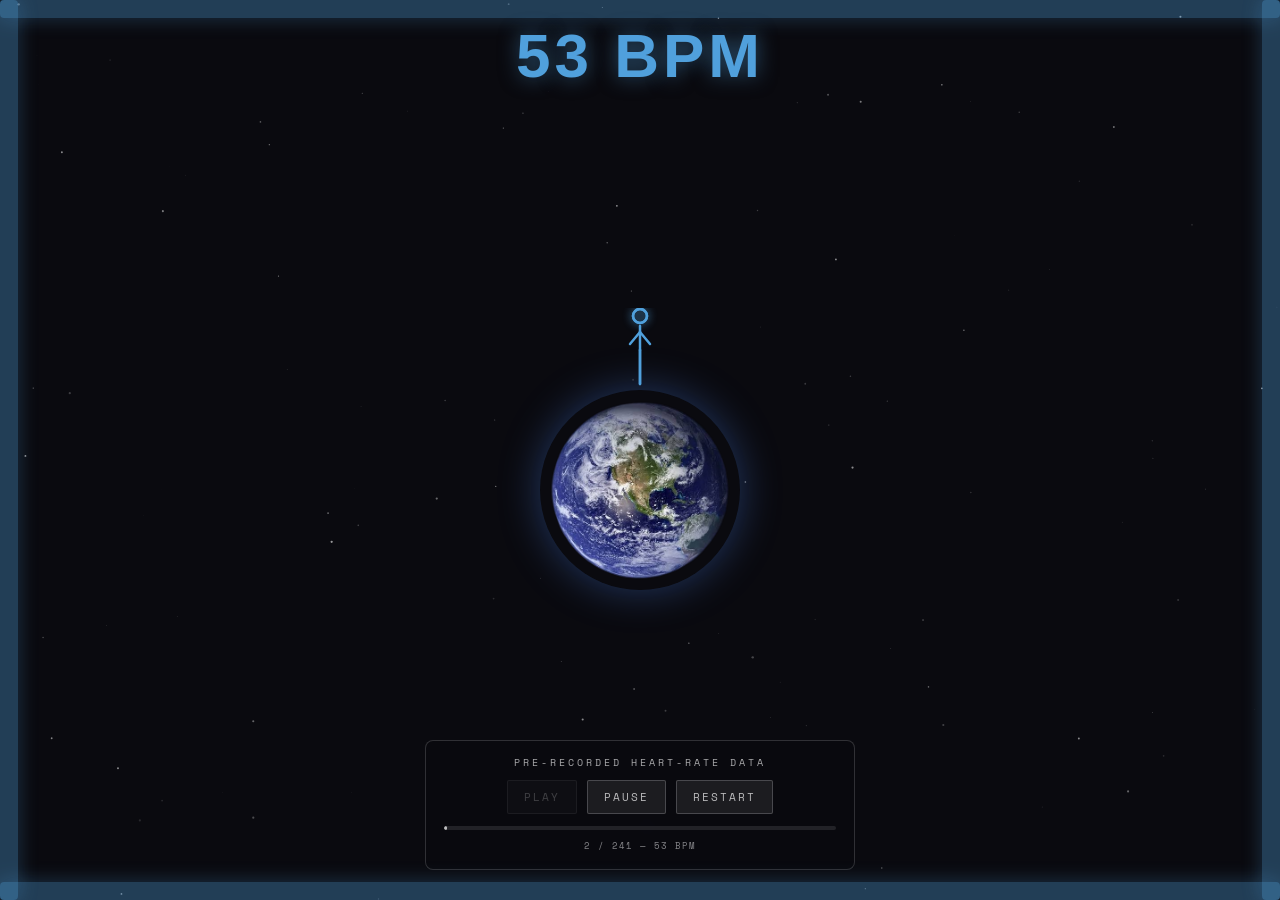
<file: Prototypes/Earth_ecg/index.html>
<!DOCTYPE html>
<html lang="en">
<head>
<meta charset="UTF-8">
<meta name="viewport" content="width=device-width, initial-scale=1.0">
<title>ECG Heart Rate Visualizer</title>
<link rel="stylesheet" href="style.css">
</head>
<body>

<canvas id="stars"></canvas>

<div id="pulse-frame">
  <div class="frame-segment frame-top zone-low"></div>
  <div class="frame-segment frame-bottom zone-low"></div>
  <div class="frame-segment frame-left zone-low"></div>
  <div class="frame-segment frame-right zone-low"></div>
  <div class="pulse-blob blob-tl"></div>
  <div class="pulse-blob blob-tr"></div>
  <div class="pulse-blob blob-bl"></div>
  <div class="pulse-blob blob-br"></div>
</div>

<div id="hud">
  <div id="bpm-display">-- BPM</div>
  <div id="zone-label">Loading...</div>
</div>

<div id="scene">
  <div id="world">
    <div id="earth-container">
      <div id="earth"></div>
    </div>
    <canvas id="person-canvas" width="50" height="80"></canvas>
    <canvas id="ecg-strip" width="600" height="80"></canvas>
  </div>
</div>

<div id="data-control">
  <label for="folder-input">PRE-RECORDED HEART-RATE DATA</label>
<!--
  <input
    type="file"
    id="folder-input"
    webkitdirectory
    directory
    multiple
    accept=".csv,.txt"
  >-->

  <div class="playback-buttons">
    <button id="play-button" disabled>Play</button>
    <button id="pause-button" disabled>Pause</button>
    <button id="restart-button" disabled>Restart</button>
  </div>

  <div id="playback-progress">
    <div id="playback-progress-fill"></div>
  </div>

  <div id="playback-status">
    Loading Polar HR data...
  </div>
</div>

<script src="getPolarData.js"></script>
<script src="script.js"></script>
</body>
</html>
</file>
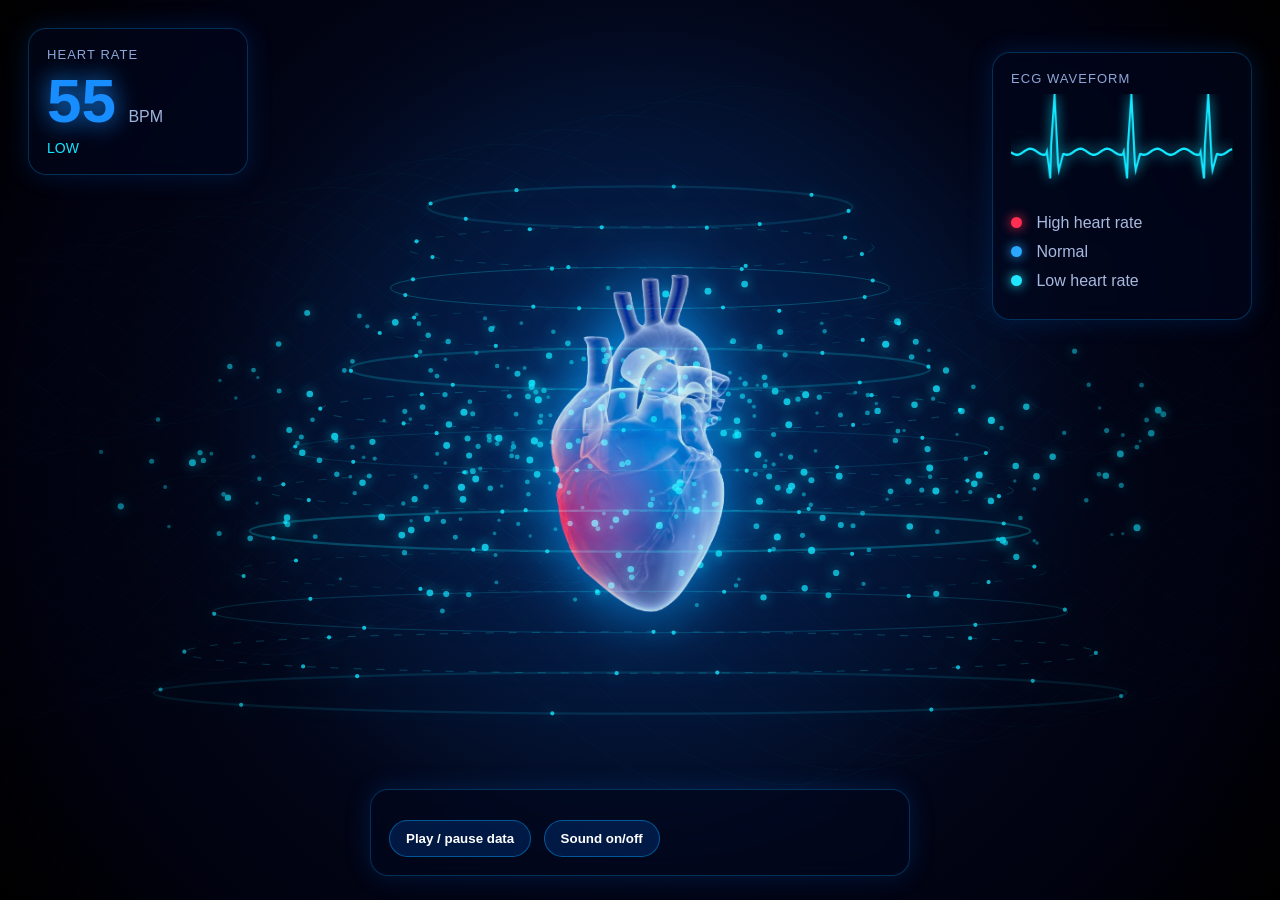
<file: Prototypes/Heart_ecg/index.html>
<!DOCTYPE html>
<html lang="en">
  <head>
    <meta charset="UTF-8" />
    <meta name="viewport" content="width=device-width, initial-scale=1.0" />
    <title>Heart Rate Particle Hoops Visualisation</title>
    <link rel="stylesheet" href="styles.css" />
  </head>
  <body>
    <div id="stage">
      <canvas id="space"></canvas>

      <img
        id="heart"
        src="heartPic.png"
        alt="Human heart"
      />

      <div class="hud"></div>

      <div class="panel left">
        <div class="label">Heart rate</div>
        <div>
          <span id="hr">72</span>
          <span class="bpm">BPM</span>
        </div>
        <div id="zone" class="status">NORMAL</div>
      </div>

      <div class="panel right">
        <div class="label">ECG waveform</div>
        <canvas id="wave"></canvas>

        <div class="legend">
          <span>
            <i class="dot dot-high"></i>
            High heart rate
          </span>
          <span>
            <i class="dot dot-normal"></i>
            Normal
          </span>
          <span>
            <i class="dot dot-low"></i>
            Low heart rate
          </span>
        </div>
      </div>

      <div class="panel bottom">
        <div class="label">
          
        </div>

        <!-- <input id="slider" type="range" min="45" max="155" value="72" />
      -->
        <div class="button-row">
          <button id="play">Play / pause data</button>
          <button id="sound">Sound on/off</button>
        </div>
      </div>
    </div>

    <script src="script.js"></script>
  </body>
</html>
</file>
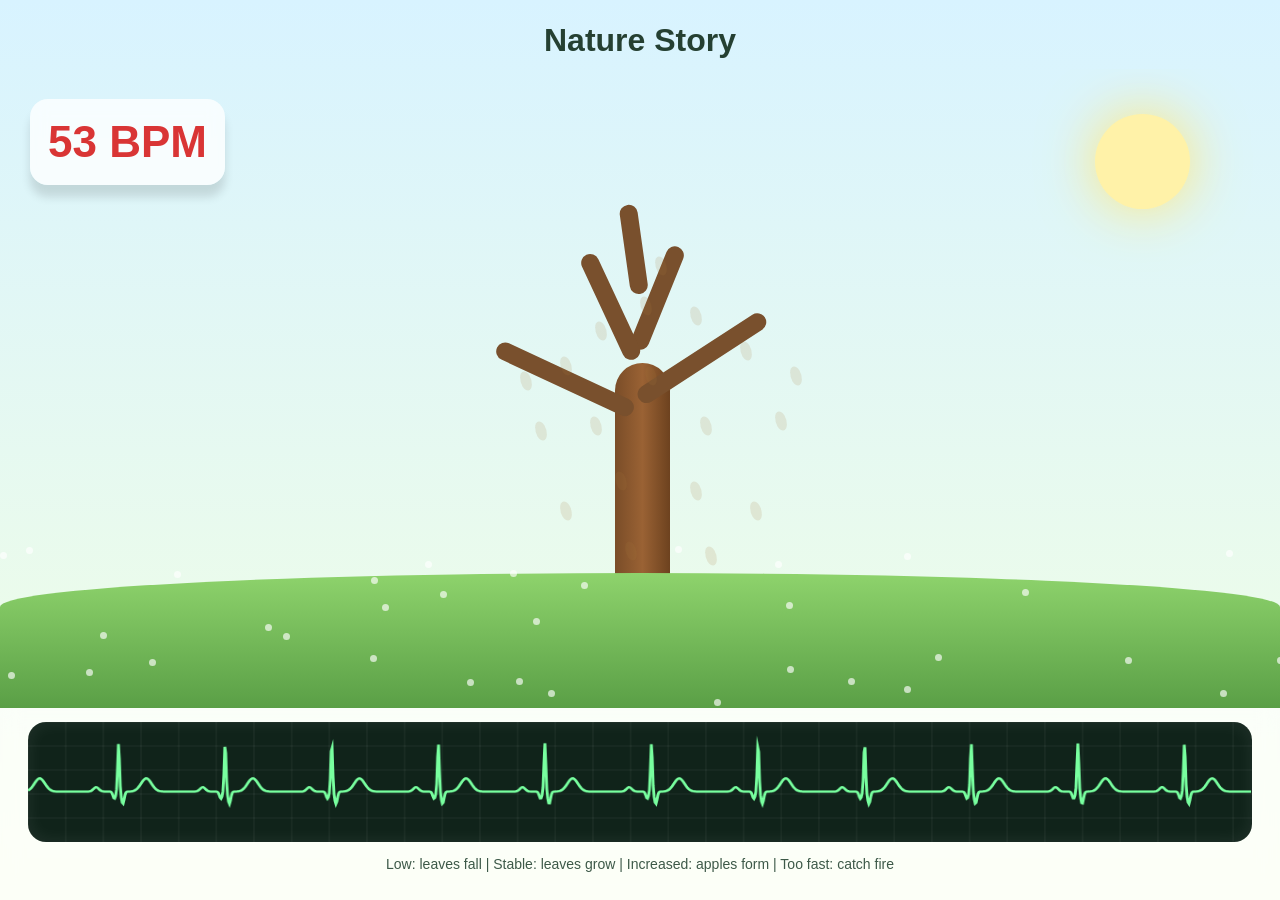
<file: Prototypes/Tree_ecg/index.html>
<!DOCTYPE html>
<html lang="en">
<head>
  <meta charset="utf-8"/>
  <meta name="viewport" content="width=device-width, initial-scale=1.0"/>
  <title>ECG Nature</title>
  <link href="styles.css" rel="stylesheet"/>
</head>

<body>
  <div class="app" id="app">

    <header>
      <h1>Nature Story</h1>
    </header>

    <main class="scene" id="scene">

      <div class="sun"></div>

      <section class="status-card">
        <div class="heart-rate">
          <span id="bpmText">50</span> BPM
        </div>
      </section>

      <div class="tree" id="tree">

        <div class="trunk"></div>

        <div class="branch b1"></div>
        <div class="branch b2"></div>
        <div class="branch b3"></div>
        <div class="branch b4"></div>
        <div class="branch b5"></div>

        <!-- flames -->
        <div class="flame f1"></div>
        <div class="flame f2"></div>
        <div class="flame f3"></div>
        <div class="flame f4"></div>
        <div class="flame f5"></div>
        <div class="flame f6"></div>
        <div class="flame f7"></div>
        <div class="flame f8"></div>

      </div>

      <div class="ground"></div>

    </main>

    <footer class="ecg-panel">

      <canvas
        height="150"
        id="ecgCanvas"
        width="1300">
      </canvas>

      <div class="controls">

        <span id="dataStatus">
          Loading Polar ECG...
        </span>

        <span class="legend">
          Low: leaves fall |
          Stable: leaves grow |
          Increased: apples form |
          Too fast: catch fire
        </span>

      </div>

    </footer>

  </div>

  <script src="script.js"></script>
</body>
</html>
</file>
<file: Prototypes/Earth_ecg/style.css>
@import url('https://fonts.googleapis.com/css2?family=Space+Mono:wght@400;700&family=Bebas+Neue&display=swap');

  * { margin: 0; padding: 0; box-sizing: border-box; }

  body {
    background: #0a0a0f;
    font-family: 'Space Mono', monospace;
    overflow: hidden;
    height: 100vh;
    width: 100vw;
    display: flex;
    align-items: center;
    justify-content: center;
  }

  /* Pulse border frame */
  #pulse-frame {
    position: fixed;
    inset: 0;
    pointer-events: none;
    z-index: 100;
  }

  .frame-segment {
    position: absolute;
    border-radius: 4px;
    transition: background 0.8s ease, box-shadow 0.8s ease;
  }
  .frame-top    { top: 0;    left: 0;    right: 0;   height: 18px; }
  .frame-bottom { bottom: 0; left: 0;    right: 0;   height: 18px; }
  .frame-left   { top: 0;    left: 0;    bottom: 0;  width: 18px; }
  .frame-right  { top: 0;    right: 0;   bottom: 0;  width: 18px; }

  /* Zone colors */
  .zone-walk  { background: rgba(100, 220, 80, 0.55);  box-shadow: 0 0 30px rgba(100,220,80,0.5), inset 0 0 20px rgba(100,220,80,0.3); }
  .zone-jog   { background: rgba(160, 90, 220, 0.55);  box-shadow: 0 0 30px rgba(160,90,220,0.5), inset 0 0 20px rgba(160,90,220,0.3); }
  .zone-run   { background: rgba(230, 60, 60, 0.55);   box-shadow: 0 0 30px rgba(230,60,60,0.5),  inset 0 0 20px rgba(230,60,60,0.3); }
  .zone-low   { background: rgba(80, 160, 220, 0.35);  box-shadow: 0 0 20px rgba(80,160,220,0.3); }

  /* Pulse blobs on corners */
  .pulse-blob {
    position: absolute;
    border-radius: 50%;
    opacity: 0;
    transition: background 0.8s ease;
    animation: blobPulse 1.5s ease-in-out infinite;
  }
  .blob-tl { top: -8px;   left: -8px;  width: 60px; height: 60px; }
  .blob-tr { top: -8px;   right: -8px; width: 60px; height: 60px; }
  .blob-bl { bottom: -8px; left: -8px; width: 60px; height: 60px; }
  .blob-br { bottom: -8px; right: -8px; width: 60px; height: 60px; }

  .blob-tl { animation-delay: 0s; }
  .blob-tr { animation-delay: 0.3s; }
  .blob-bl { animation-delay: 0.6s; }
  .blob-br { animation-delay: 0.9s; }

  @keyframes blobPulse {
    0%   { opacity: 0; transform: scale(0.6); }
    50%  { opacity: 0.7; transform: scale(1.2); }
    100% { opacity: 0; transform: scale(0.6); }
  }

  /* Main scene */
  #scene {
    width: 100vw;
    height: 100vh;
    position: relative;
    display: flex;
    flex-direction: column;
    align-items: center;
    justify-content: center;
  }

  /* Sky/ground world */
  #world {
    position: relative;
    width: 500px;
    height: 320px;
  }
/*#bpm-display {
  display: none;
}*/
#bpm-display {
  display: block !important;
  visibility: visible !important;
  opacity: 1 !important;
}
  /* Earth */
  #earth-container {
    position: absolute;
    bottom: 20px;
    left: 50%;
    transform: translateX(-50%);
  }

  #earth {
    width: 200px;
    height: 200px;
    border-radius: 50%;
    background-image: url('earth.png');
    background-size: contain;
    background-position: center;
    background-repeat: no-repeat;
    border: none;
    box-shadow: 0 0 40px rgba(80, 140, 255, 0.35);
    position: relative;
    overflow: visible;
    transform-origin: center center;
    will-change: transform;
    backface-visibility: hidden;
    -webkit-backface-visibility: hidden;
    transform: translate3d(0, 0, 0) rotate(0deg);
    contain: paint;
  }

  /* Person on top of earth */
  #person {
    position: absolute;
    bottom: 195px;
    left: 50%;
    transform: translateX(-50%);
    width: 50px;
    height: 80px;
  }

  /* Canvas for stick figure */
  #person-canvas {
    position: absolute;
    top: 0; left: 0;
    width: 50px;
    height: 80px;
  }

  /* ECG waveform at bottom */
  #ecg-strip {
    position: absolute;
    bottom: 0;
    left: 0;
    width: 100%;
    height: 80px;
    opacity: 0.6;
  }

  /* HUD */
  #hud {
    position: fixed;
    top: 30px;
    left: 50%;
    transform: translateX(-50%);
    text-align: center;
    z-index: 50;
  }

  #bpm-display {
    font-family: 'Bebas Neue', sans-serif;
    font-size: 96px;
    line-height: 1;
    letter-spacing: 4px;
    transition: color 0.8s ease, text-shadow 0.8s ease;
  }

  #zone-label {
    font-family: 'Space Mono', monospace;
    font-size: 13px;
    letter-spacing: 6px;
    text-transform: uppercase;
    margin-top: -8px;
    transition: color 0.8s ease;
    opacity: 0.8;
    visibility: none;
  }

  .bpm-walk  { color: #64dc50; text-shadow: 0 0 30px rgba(100,220,80,0.8); }
  .bpm-jog   { color: #a05adc; text-shadow: 0 0 30px rgba(160,90,220,0.8); }
  .bpm-run   { color: #e63c3c; text-shadow: 0 0 30px rgba(230,60,60,0.8); }
  .bpm-low   { color: #50a0dc; text-shadow: 0 0 20px rgba(80,160,220,0.5); }

  /* Timeline bar */
  #timeline {
    position: fixed;
    bottom: 30px;
    left: 50px;
    right: 50px;
    height: 4px;
    background: rgba(255,255,255,0.1);
    border-radius: 2px;
    z-index: 50;
  }
  #timeline-progress {
    height: 100%;
    border-radius: 2px;
    background: rgba(255,255,255,0.5);
    width: 0%;
    transition: width 0.5s linear;
  }

  /* Controls */
  #controls {
    position: fixed;
    bottom: 50px;
    right: 30px;
    display: flex;
    gap: 10px;
    z-index: 50;
  }

  button {
    font-family: 'Space Mono', monospace;
    font-size: 11px;
    padding: 8px 16px;
    background: rgba(255,255,255,0.08);
    border: 1px solid rgba(255,255,255,0.2);
    color: rgba(255,255,255,0.7);
    cursor: pointer;
    letter-spacing: 2px;
    text-transform: uppercase;
    border-radius: 2px;
    transition: all 0.2s;
  }
  button:hover { background: rgba(255,255,255,0.15); color: #fff; }

  /* Speed indicator */
  #speed-info {
    position: fixed;
    bottom: 50px;
    left: 30px;
    font-size: 10px;
    letter-spacing: 3px;
    color: rgba(255,255,255,0.3);
    z-index: 50;
  }

  /* Subtle stars bg */
  #stars {
    position: fixed;
    inset: 0;
    z-index: -1;
    overflow: hidden;
  }

  /* Manual heart-rate control */
/* Pre-recorded data controls */
#data-control {
  position: fixed;
  bottom: 30px;
  left: 50%;
  transform: translateX(-50%);
  width: 430px;
  padding: 14px 18px;
  background: rgba(10, 10, 15, 0.88);
  border: 1px solid rgba(255, 255, 255, 0.16);
  border-radius: 8px;
  backdrop-filter: blur(10px);
  z-index: 60;
}

#data-control label {
  display: block;
  margin-bottom: 10px;
  color: rgba(255, 255, 255, 0.65);
  font-size: 10px;
  letter-spacing: 3px;
  text-align: center;
}

#folder-input {
  display: block;
  width: 100%;
  margin-bottom: 12px;
  color: rgba(255, 255, 255, 0.7);
  font-family: 'Space Mono', monospace;
  font-size: 10px;
}

#folder-input::file-selector-button {
  margin-right: 10px;
  padding: 7px 12px;
  background: rgba(255, 255, 255, 0.1);
  border: 1px solid rgba(255, 255, 255, 0.2);
  border-radius: 3px;
  color: white;
  font-family: 'Space Mono', monospace;
  font-size: 9px;
  cursor: pointer;
}

#folder-input::file-selector-button:hover {
  background: rgba(255, 255, 255, 0.18);
}

.playback-buttons {
  display: flex;
  justify-content: center;
  gap: 10px;
}

.playback-buttons button:disabled {
  cursor: not-allowed;
  opacity: 0.3;
}

#playback-progress {
  width: 100%;
  height: 4px;
  margin-top: 12px;
  overflow: hidden;
  background: rgba(255, 255, 255, 0.1);
  border-radius: 4px;
}

#playback-progress-fill {
  width: 0%;
  height: 100%;
  background: rgba(255, 255, 255, 0.7);
  border-radius: 4px;
  transition: width 0.3s linear;
}

#playback-status {
  min-height: 16px;
  margin-top: 9px;
  color: rgba(255, 255, 255, 0.5);
  font-size: 9px;
  letter-spacing: 1px;
  text-align: center;
}

#hr-control label {
  display: block;
  margin-bottom: 10px;
  color: rgba(255, 255, 255, 0.6);
  font-size: 10px;
  letter-spacing: 3px;
  text-align: center;
}

.slider-row {
  display: flex;
  align-items: center;
  gap: 14px;
}

#hr-slider {
  flex: 1;
  height: 5px;
  cursor: pointer;
  accent-color: #64dc50;
}

#hr-slider-value {
  width: 75px;
  color: white;
  font-size: 12px;
  font-weight: bold;
  text-align: right;
}

.slider-labels {
  display: flex;
  justify-content: space-between;
  margin-top: 5px;
  padding-right: 88px;
  color: rgba(255, 255, 255, 0.3);
  font-size: 8px;
}

/* ─────────────────────────────────────────────
   HEART RATE HUD
───────────────────────────────────────────── */

#hud {
  position: fixed;

  top: 25px;
  left: 50%;
  transform: translateX(-50%);

  z-index: 1000;

  display: flex;
  flex-direction: column;
  align-items: center;
  justify-content: center;

  pointer-events: none;
}


/* Heart rate number */
#bpm-display {
  display: block !important;
  visibility: visible !important;
  opacity: 1 !important;

  font-family: Arial, sans-serif;
  font-size: 62px;
  font-weight: 700;

  letter-spacing: 4px;

  line-height: 1;

  text-align: center;

  color: #50a0dc(14, 41, 173);

  

  transition:
    color 0.4s ease,
    text-shadow 0.4s ease;
}


/* REST / WALK / JOG / RUN */
#zone-label {
  margin-top: 10px;

  font-family: Arial, sans-serif;

  font-size: 13px;
  font-weight: 600;

  letter-spacing: 7px;

  text-align: center;

  text-transform: uppercase;

  transition: color 0.4s ease;
  visibility: hidden;
}
</file>
<file: Prototypes/Heart_ecg/styles.css>
* {
  box-sizing: border-box;
}

body {
  margin: 0;
  overflow: hidden;
  background: #020617;
  font-family: Arial, Helvetica, sans-serif;
  color: white;
}

#stage {
  position: fixed;
  inset: 0;
  background: radial-gradient(
    circle at 50% 48%,
    #052b67 0%,
    #020617 58%,
    #000 100%
  );
}

#heart {
  position: absolute;
  left: 50%;
  top: 50%;
  width: min(48vw, 560px);
  transform: translate(-50%, -50%);
  filter: drop-shadow(0 0 34px #168cff) saturate(1.25);
  opacity: 0.9;
  animation: beat 1s infinite ease-in-out;
  mix-blend-mode: screen;
}

@keyframes beat {
  0%,
  100% {
    transform: translate(-50%, -50%) scale(1);
  }

  12% {
    transform: translate(-50%, -50%) scale(1.035);
  }

  24% {
    transform: translate(-50%, -50%) scale(1);
  }
}

canvas {
  position: absolute;
  inset: 0;
  width: 100%;
  height: 100%;
}

#wave {
  position: relative;
  height: 105px;
}

.hud {
  position: absolute;
  inset: 0;
  pointer-events: none;
  background: radial-gradient(
    circle at center,
    transparent 0 45%,
    rgba(0, 0, 20, 0.45) 78%,
    rgba(0, 0, 0, 0.82) 100%
  );
}

.panel {
  position: absolute;
  padding: 18px;
  background: rgba(2, 8, 30, 0.58);
  border: 1px solid rgba(0, 160, 255, 0.28);
  border-radius: 18px;
  box-shadow: 0 0 26px rgba(0, 119, 255, 0.18);
  backdrop-filter: blur(12px);
}

.left {
  left: 28px;
  top: 28px;
  width: 220px;
}

.right {
  right: 28px;
  top: 52px;
  width: 260px;
}

.bottom {
  left: 50%;
  bottom: 24px;
  width: min(540px, 90vw);
  transform: translateX(-50%);
  pointer-events: auto;
}

.label {
  margin-bottom: 8px;
  color: #8ea6d8;
  font-size: 13px;
  letter-spacing: 0.08em;
  text-transform: uppercase;
}

#hr {
  color: #178dff;
  font-size: 62px;
  font-weight: 800;
  line-height: 1;
  text-shadow: 0 0 25px #178dff;
}

.bpm {
  margin-left: 8px;
  color: #9fb4db;
  font-size: 16px;
}

.status {
  margin-top: 8px;
  color: #13a8ff;
  font-size: 14px;
}

input {
  width: 100%;
  accent-color: #168cff;
}

.button-row {
  margin-top: 12px;
}

button {
  margin-right: 8px;
  padding: 10px 16px;
  color: white;
  font-weight: 700;
  cursor: pointer;
  background: rgba(0, 110, 255, 0.18);
  border: 1px solid rgba(0, 166, 255, 0.45);
  border-radius: 999px;
}

button:hover {
  background: rgba(0, 150, 255, 0.35);
}

.legend span {
  display: block;
  margin: 11px 0;
  color: #a7b9df;
}

.dot {
  display: inline-block;
  width: 11px;
  height: 11px;
  margin-right: 10px;
  border-radius: 50%;
  box-shadow: 0 0 12px currentColor;
}

.dot-high {
  color: #ff2e52;
  background: #ff2e52;
}

.dot-normal {
  color: #2aa8ff;
  background: #2aa8ff;
}

.dot-low {
  color: #21e6ff;
  background: #21e6ff;
}
</file>
<file: Prototypes/Tree_ecg/styles.css>
* {
      box-sizing: border-box;
    }

    body {
      margin: 0;
      min-height: 100vh;
      font-family: Arial, sans-serif;
      background: linear-gradient(#d8f3ff, #f4ffe2);
      overflow: hidden;
      color: #254032;
    }

    .app {
      width: 100vw;
      height: 100vh;
      display: grid;
      grid-template-rows: auto 1fr auto;
    }

    header {
      padding: 22px 30px 10px;
      text-align: center;
    }

    h1 {
      margin: 0;
      font-size: 32px;
    }

    .subtitle {
      margin-top: 8px;
      font-size: 16px;
      color: #42624e;
    }

    .scene {
      position: relative;
      overflow: hidden;
    }

    .sun {
      position: absolute;
      top: 45px;
      right: 90px;
      width: 95px;
      height: 95px;
      border-radius: 50%;
      background: #fff2a8;
      box-shadow: 0 0 55px #ffe77a;
      transition: 0.8s;
    }

    .ground {
      position: absolute;
      bottom: 0;
      width: 100%;
      height: 135px;
      background: linear-gradient(#8ed36c, #5a9f46);
      border-top-left-radius: 50% 25%;
      border-top-right-radius: 50% 25%;
    }

    .tree {
      position: absolute;
      left: 50%;
      bottom: 90px;
      transform: translateX(-50%);
      width: 430px;
      height: 470px;
    }

    .trunk {
      position: absolute;
      left: 190px;
      bottom: 0;
      width: 55px;
      height: 255px;
      background: linear-gradient(90deg, #7a4d28, #9a6234, #6d421f);
      border-radius: 35px 35px 10px 10px;
      z-index: 2;
      transition: 0.8s;
    }

    .branch {
      position: absolute;
      height: 18px;
      background: #79502d;
      border-radius: 18px;
      transform-origin: left center;
      z-index: 2;
    }

    .b1 { left: 214px; bottom: 210px; width: 150px; transform: rotate(-33deg); }
    .b2 { left: 208px; bottom: 198px; width: 150px; transform: rotate(205deg); }
    .b3 { left: 212px; bottom: 260px; width: 110px; transform: rotate(-68deg); }
    .b4 { left: 210px; bottom: 250px; width: 115px; transform: rotate(245deg); }
    .b5 { left: 215px; bottom: 315px; width: 90px; transform: rotate(-98deg); }

    .leaf {
      position: absolute;
      width: 42px;
      height: 26px;
      border-radius: 70% 30% 70% 30%;
      background: #3faf5a;
      opacity: 0;
      transform: scale(0.2) rotate(0deg);
      transition: 0.9s ease;
      z-index: 4;
    }

    .apple {
      position: absolute;
      width: 26px;
      height: 26px;
      border-radius: 50%;
      background: #d83b2f;
      opacity: 0;
      transform: scale(0.2);
      transition: 0.8s ease;
      z-index: 5;
    }

    .apple::before {
      content: "";
      position: absolute;
      top: -8px;
      left: 10px;
      width: 6px;
      height: 10px;
      background: #5d371c;
      border-radius: 5px;
    }

    .status-card {
      position: absolute;
      left: 30px;
      top: 30px;
      width: fit-content;
      padding: 18px;
      background: rgba(255, 255, 255, 0.78);
      backdrop-filter: blur(8px);
      border-radius: 18px;
      box-shadow: 0 12px 10px rgba(0, 0, 0, 0.12);
    }

    .heart-rate {
      font-size: 44px;
      font-weight: bold;
      color: #d93535;
    }

    .state {
      font-size: 20px;
      margin-top: 8px;
      font-weight: bold;
    }

    .meaning {
      margin-top: 8px;
      line-height: 1.45;
      color: #466553;
    }

    .ecg-panel {
      padding: 14px 28px 28px;
      background: rgba(255, 255, 255, 0.72);
      backdrop-filter: blur(10px);
    }

    canvas {
      width: 100%;
      height: 120px;
      display: block;
      border-radius: 18px;
      background: #10231a;
      box-shadow: inset 0 0 18px rgba(255,255,255,0.08);
    }

    .controls {
      display: flex;
      align-items: center;
      justify-content: center;
      gap: 16px;
      margin-top: 14px;
      flex-wrap: wrap;
    }

    input[type="range"] {
      width: min(520px, 80vw);
    }

    button {
      border: none;
      border-radius: 999px;
      padding: 10px 18px;
      background: #2d7c4f;
      color: white;
      font-weight: bold;
      cursor: pointer;
    }

    .legend {
      font-size: 14px;
      color: #3d5948;
    }

    .low .leaf {
      opacity: 0.15;
      transform: translateY(60px) scale(0.45) rotate(90deg);
      background: #a77c3f;
    }

    .stable .leaf {
      opacity: 1;
      transform: scale(1) rotate(-12deg);
      background: #42b85b;
    }

    .high .leaf {
      opacity: 1;
      transform: scale(1.05) rotate(-10deg);
      background: #34aa54;
    }

    .high .apple {
      opacity: 1;
      transform: scale(1);
    }

    .too-fast .leaf {
      opacity: 0.75;
      transform: scale(0.85) rotate(24deg);
      background: #b9823c;
    }

    .too-fast .apple {
      opacity: 0.45;
      transform: scale(0.75);
      background: #6f2c24;
    }

    .too-fast .trunk {
      filter: grayscale(0.5);
    }

    .too-fast .sun {
      background: #ffd0a1;
      box-shadow: 0 0 45px #ff9b61;
    }

    .too-fast body,
    body.too-fast {
      background: linear-gradient(#ead6c7, #ded0ae);
    }

    .particle {
      position: absolute;
      width: 7px;
      height: 7px;
      border-radius: 50%;
      background: rgba(255, 255, 255, 0.65);
      animation: float 7s linear infinite;
    }

    @keyframes float {
      from { transform: translateY(0); opacity: 0; }
      20% { opacity: 1; }
      to { transform: translateY(-680px); opacity: 0; }
    }

    /* Fire effect css*/
    .flame {
      position: absolute;
      width: 34px;
      height: 60px;
      opacity: 0;
      z-index: 6;
      pointer-events: none;
      background: radial-gradient(circle at 50% 75%, #ffd54f 0%, #ff9800 45%, #ff5722 72%, rgba(255, 87, 34, 0) 100%);
      border-radius: 50% 50% 45% 45%;
      transform: scale(0.6);
      filter: blur(0.3px);
    }

    .flame::before {
      content: "";
      position: absolute;
      left: 9px;
      top: 12px;
      width: 16px;
      height: 28px;
      background: radial-gradient(circle at 50% 70%, #fff59d 0%, #ffeb3b 35%, rgba(255, 235, 59, 0) 100%);
      border-radius: 50%;
    }

    .f1 { left: 180px; top: 250px; }
    .f2 { left: 220px; top: 210px; }
    .f3 { left: 145px; top: 185px; }
    .f4 { left: 255px; top: 170px; }
    .f5 { left: 200px; top: 150px; }
    .f6 { left: 160px; top: 120px; }
    .f7 { left: 230px; top: 120px; }
    .f8 { left: 280px; top: 220px; }

    .too-fast .flame {
      opacity: 1;
      animation: fireFlicker 0.5s infinite alternate;
    }

    @keyframes fireFlicker {
      0% {
        transform: scale(0.85) translateY(0);
        filter: brightness(1);
      }
      50% {
        transform: scale(1) translateY(-4px);
        filter: brightness(1.15);
      }
      100% {
        transform: scale(0.9) translateY(2px);
        filter: brightness(0.95);
      }
    }
</file>
